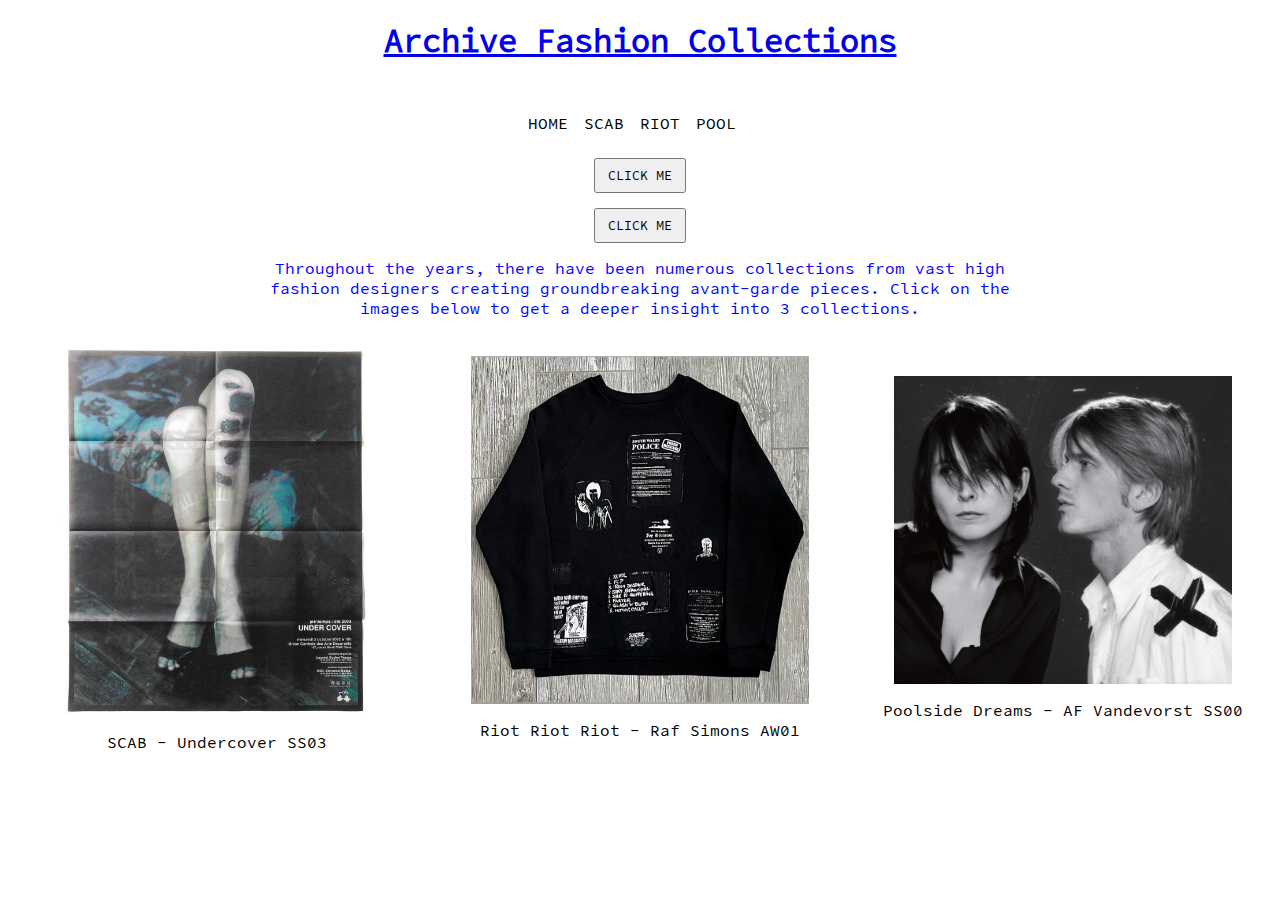
<file: index.html>
<!DOCTYPE html>
<html>
    <head>
        <meta charset="utf-8">
        <title>High Fashion Collections</title>
        <link rel="icon" type="image/x-icon" href="images/pill.svg">
        <link rel="stylesheet" href="styles.css">
        <meta name="viewport" content="width=device-width, initial-scale=1.0">
    </head>
    <body>
        <header>
                <h1>
                    <a href="index.html" class="text">Archive Fashion  Collections</a>
                </h1>
        </header>

        <nav>
            <a href="index.html">HOME</a>
            <a href="undercover.html">SCAB</a>
            <a href="raf.html">RIOT</a>
            <a href="af.html">POOL</a>
        </nav>

        <button id="button">CLICK ME</button>

        <button id="button2">CLICK ME</button>

        <main>
            <p id="intro">Throughout the years, there have been numerous collections from vast high fashion designers creating groundbreaking avant-garde pieces. Click on the images below to get a deeper insight into 3 collections.</p>
        <div id="wrapper">
            <div id="first">
                <figure class="a1">
                    <a href="undercover.html" class="image">
                        <img
                        width="350" 
                        height="450"
                        src="images/under.jpeg" 
                        srcset="images/under-540.jpeg 540w, images/under.jpeg 1074w"
                        sizes="(max-width: 450px) 450px, 900px"
                        alt="magazine" 
                         >
                    </a>
                </figure>
                <article class="a2">
                    <p>SCAB - Undercover SS03</p>
                </article>
            </div>
            <div id="second">
                <figure class="a1">
                    <a href="raf.html" class="image">
                        <img src="images/riot.jpg" alt="Riot Riot Riot Black Crewneck" 
                        srcset="images/riot-540.jpg 540w, images/riot.jpg 1170w"
                        sizes="(max-width: 450px) 450px, 900px"
                        width="350" height="360">
                    </a>
                </figure>
                <article class="a2">
                    <p>Riot Riot Riot - Raf Simons AW01</p>
                </article>
            </div>
            <div id="third">
                <figure class="a1">
                    <a href="af.html" class="image">
                        <img src="images/af.jpeg" alt="Af Vandevorst" 
                        srcset="images/af-800.jpeg 800w, images/af.jpeg 1600w"
                        sizes="(max-width: 450px) 450px, 900px"
                        width="350" height="331">
                    </a>
                </figure>
                <article class="a2">
                    <p>Poolside Dreams - AF Vandevorst SS00</p>
                </article>
            </div>
        </div>             
        </main>
        <script src="date.js"></script>
    </body>
</html>
</file>
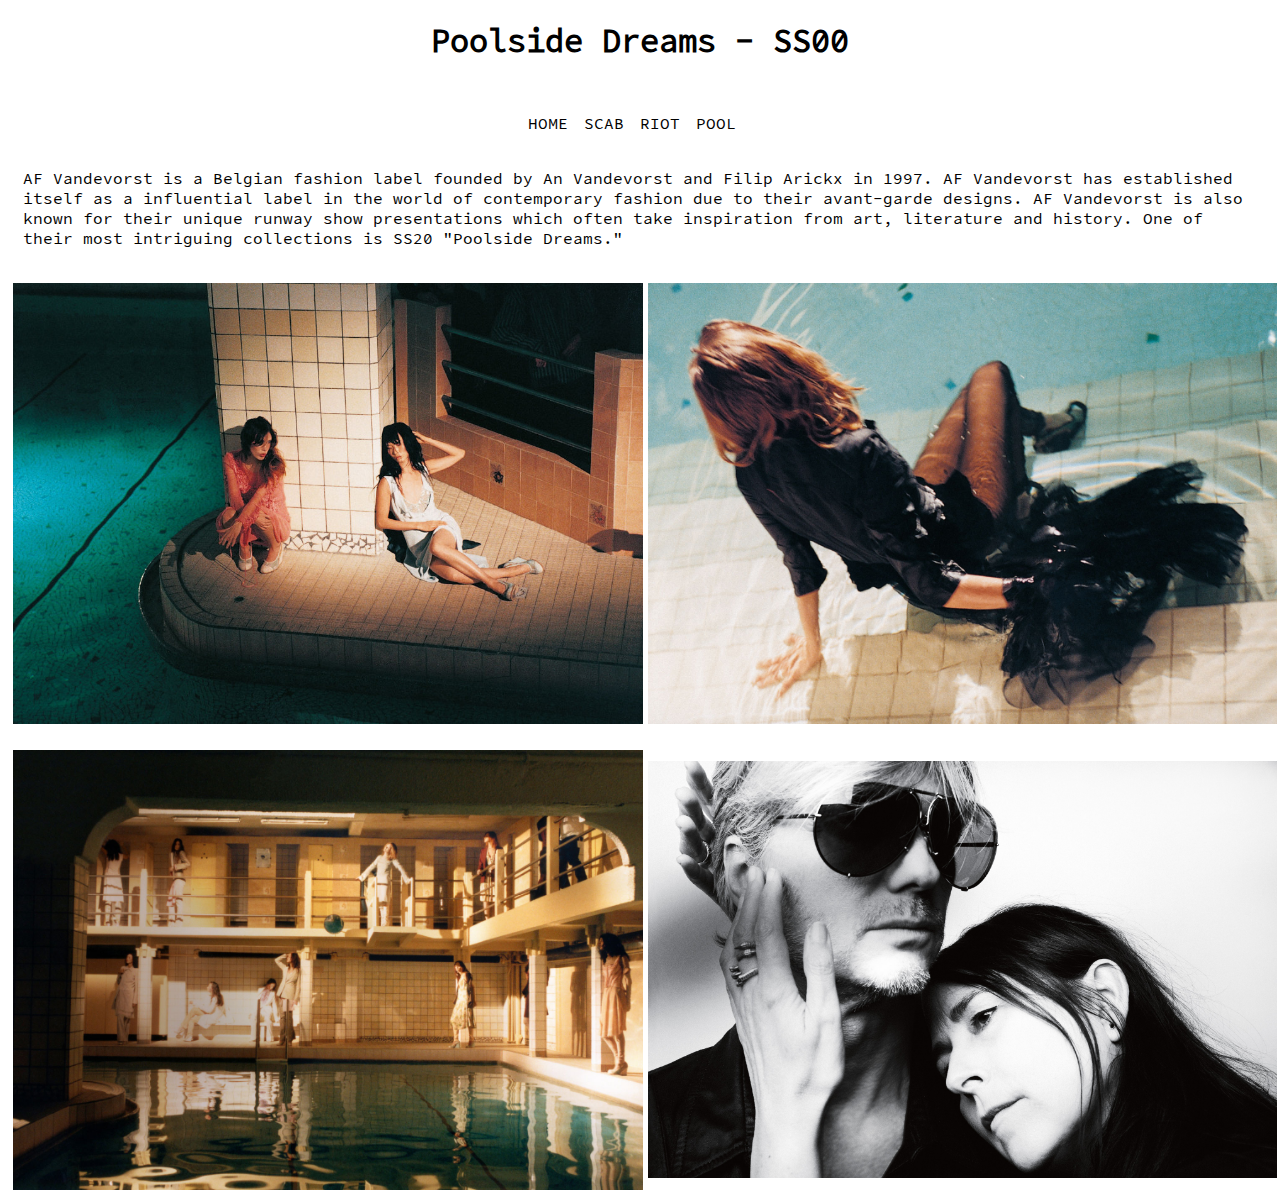
<file: af.html>
<!DOCTYPE html>
<html>
    <head>
        <meta charset="utf-8">
        <title>Poolside Dreams</title>
        <link rel="stylesheet" href="styles.css">
        <link rel="icon" type="image/x-icon" href="images/pill.svg">
        <meta name="viewport" content="width=device-width, initial-scale=1.0">
    </head>
    <body>
        <header>
            <div id="title">
                <h1>
                    Poolside Dreams - SS00
                </h1>
            </div>
        </header>
        <nav>
            <a href="index.html">HOME</a>
            <a href="undercover.html">SCAB</a>
            <a href="raf.html">RIOT</a>
            <a href="af.html">POOL</a>
        </nav>
        <main>
            <article>
                    <p class="af">
                    AF Vandevorst is a Belgian fashion label founded by An Vandevorst and Filip Arickx in 1997. AF Vandevorst has established itself as a influential label in the world of contemporary fashion due to their avant-garde designs. AF Vandevorst is also known for their unique runway show presentations which often take inspiration from art, literature and history. One of their most intriguing collections is SS20 "Poolside Dreams."
                    </p>
            </article>

            <div class="af-container">
                <div class="af-item">
                    <img src="images/pool.jpeg" 
                    srcset="images/pool-500.jpeg 500w, images/pool.jpeg 1000w"
                    sizes="(max-width: 450px) 450px, 900px"
                    
                    alt="AF vandevorst show presentation" width="700" height="500">
                </div>
                <div class="af-item">
                    <img src="images/pool2.jpeg"
                    srcset="images/pool2-600.jpeg 600w, images/pool2.jpeg 1500w"
                        sizes="(max-width: 450px) 450px, 900px"
                    alt="AF vandevorst show presentation" width="700" height="500">
                </div>
                <div class="af-item">
                    <img src="images/pool3.jpeg" 
                    srcset="images/pool3-600.jpeg 600w, images/pool3.jpeg 1500w"
                    sizes="(max-width: 450px) 450px, 900px"
                    
                    alt="AF vandevorst show presentation" width="700" height="500">
                </div>
                <div class="af-item">
                    <img src="images/pool4.jpeg" 
                    srcset="images/pool4-750.jpeg 750w, images/pool4.jpeg 2000w"
                    
                    alt="AF vandevorst show presentation" width="700" height="500">
                </div>
            </div>
        </main>
        

        
    </body>
</html>
</file>
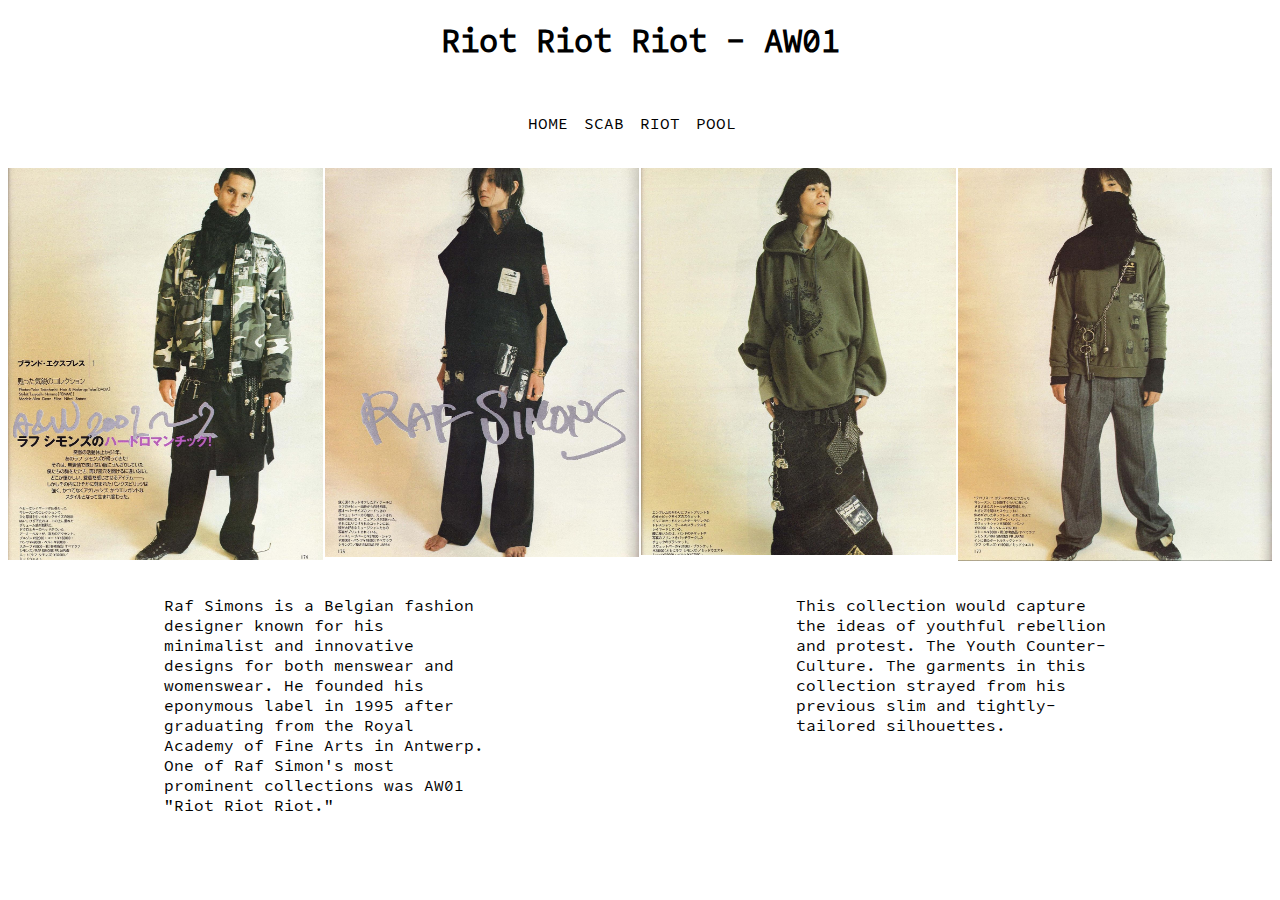
<file: raf.html>
<!DOCTYPE html>
<html>
    <head>
        <meta charset="utf-8">
        <title>Riot Riot Riot</title>
        <link rel="stylesheet" href="styles.css">
        <link rel="icon" type="image/x-icon" href="images/pill.svg">
        <meta name="viewport" content="width=device-width, initial-scale=1.0">
    </head>
    <body>
        <header>
            <div>
                <h1>
                        Riot Riot Riot - AW01
                </h1>
            </div>
        </header>
        <nav>
            <a href="index.html">HOME</a>
            <a href="undercover.html">SCAB</a>
            <a href="raf.html">RIOT</a>
            <a href="af.html">POOL</a>
        </nav>
        <main>
            <div class="container-wrapper">
                <div class="grid-container">
                    <div class="grid-item"><img 
                        src="images/riot1.jpg" alt="raf editorial look"
                        srcset="images/riot1-600.jpg 600w, images/riot1.jpg 1170w"
                        sizes="(max-width: 450px) 450px, 900px"
                        width="350" height="450"></div>
                    <div class="grid-item"><img 
                        src="images/riot2.jpg" 
                        srcset="images/riot2-600.jpg 600w, images/riot2.jpg 1170w"
                        sizes="(max-width: 450px) 450px, 900px"
                        
                        alt="raf editorial look" width="350" height="450"></div>
                    <div class="grid-item"><img 
                        src="images/riot3.jpg" 
                        srcset="images/riot3-600.jpg 600w, images/riot3.jpg 1170w"
                        sizes="(max-width: 450px) 450px, 900px"
                        alt="raf editorial look" width="350" height="450"></div>
                    <div class="grid-item"><img 
                        src="images/riot4.jpg" 
                        srcset="images/riot4-600.jpg 600w, images/riot4.jpg 1170w"
                        sizes="(max-width: 450px) 450px, 900px"
                        alt="raf editorial look" width="350" height="450"
                        
                        ></div>  
                </div>
            </div>
            <article id="flex">
                    <p class="texts">
                        Raf Simons is a Belgian fashion designer known for his minimalist and innovative designs for both menswear and womenswear. He founded his eponymous label in 1995 after graduating from the Royal Academy of Fine Arts in Antwerp. One of Raf Simon's most prominent collections was AW01 "Riot Riot Riot."
                    </p>
                    <p class="texts">This collection would capture the ideas of youthful rebellion and protest. The Youth Counter-Culture. The garments in this collection strayed from his previous slim and tightly-tailored silhouettes.</p>
            </article>
        </main>
    </body>
</html>
</file>
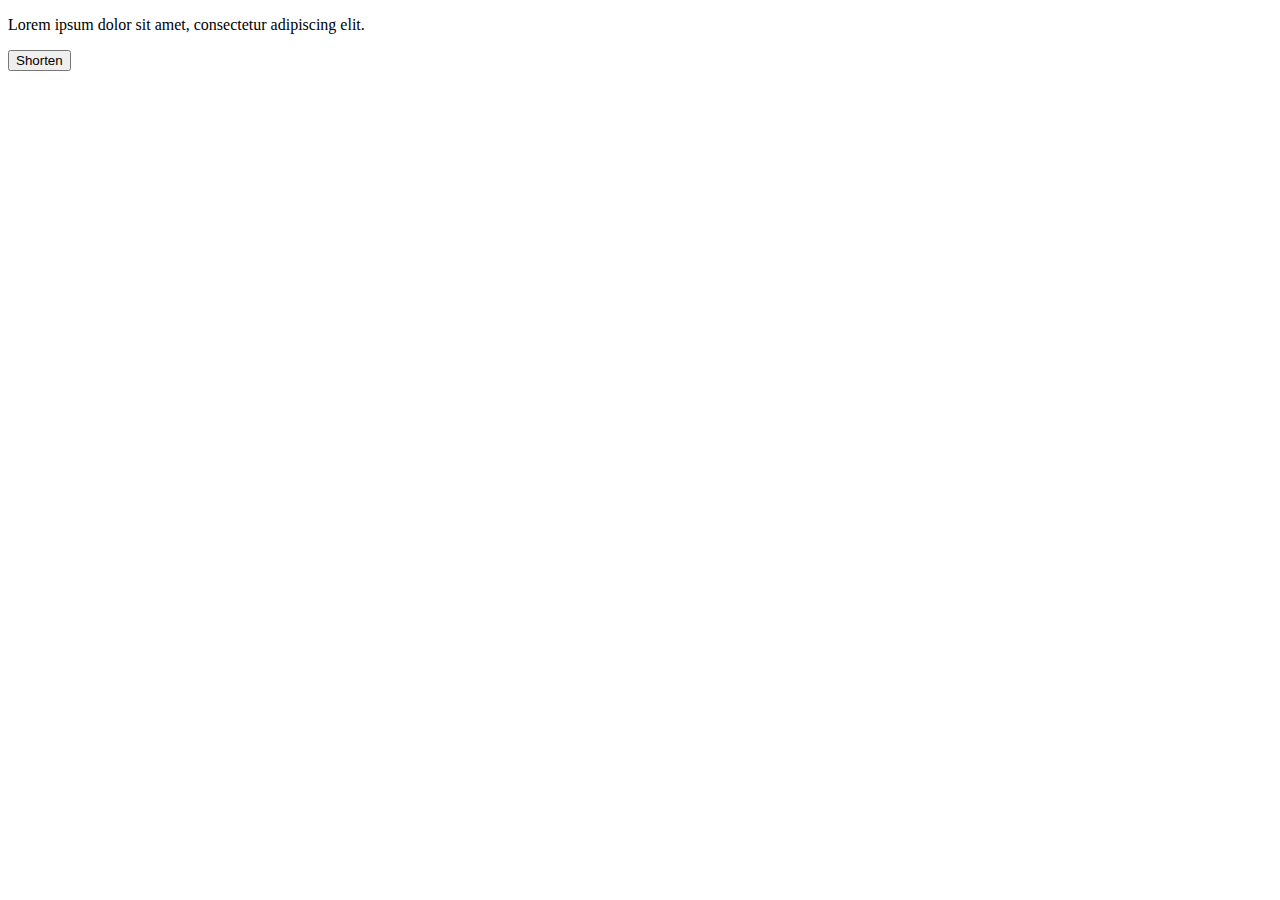
<file: test.html>
<!DOCTYPE html>
<html lang="en">
<head>
<meta charset="UTF-8">
<meta name="viewport" content="width=device-width, initial-scale=1.0">
<title>Shorten Text to First Letter</title>
</head>
<body>
<p id="originalText">Lorem ipsum dolor sit amet, consectetur adipiscing elit.</p>
<button onclick="shortenText()">Shorten</button>

<script>
function shortenText() {
    let originalText = document.getElementById("originalText").textContent;
    let firstLetter = originalText.charAt(0);
    document.getElementById("originalText").textContent = firstLetter;
}
</script>
</body>
</html>
</file>
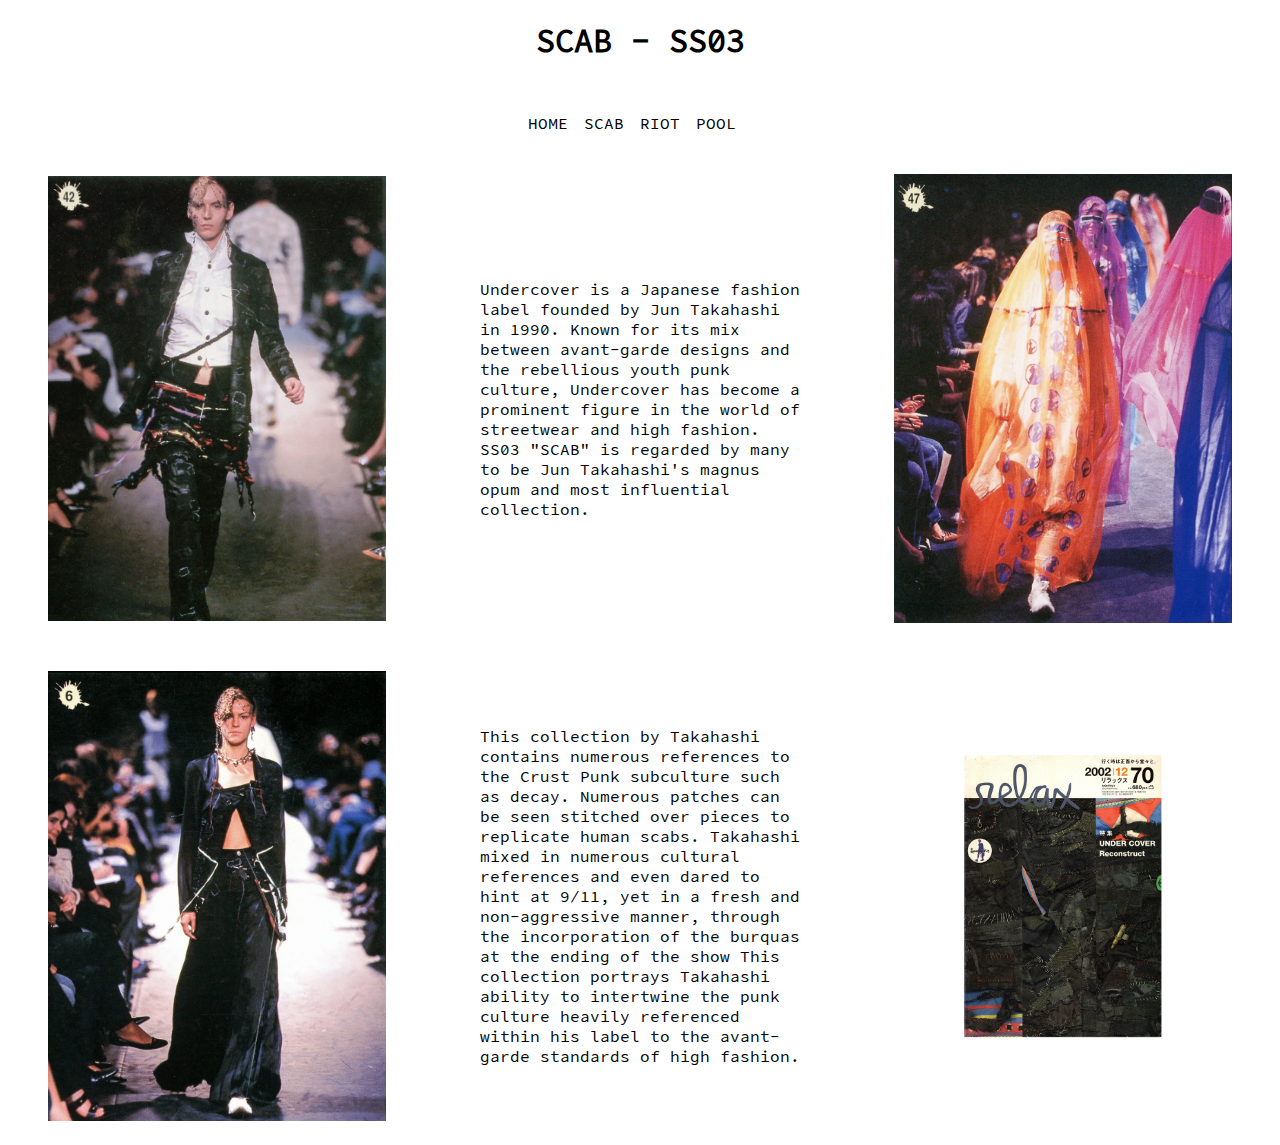
<file: undercover.html>
<!DOCTYPE html>
<html>
    <head>
        <meta charset="utf-8">
        <title>SCAB</title>
        <link rel="stylesheet" href="styles.css">
        <link rel="icon" type="image/x-icon" href="images/pill.svg">
        <meta name="viewport" content="width=device-width, initial-scale=1.0">
    </head>
    <body>
        <header>
            <div>
                <h1>
                    SCAB - SS03
                </h1>
            </div>
        </header>
        <nav>
            <a href="index.html">HOME</a>
            <a href="undercover.html">SCAB</a>
            <a href="raf.html">RIOT</a>
            <a href="af.html">POOL</a>
        </nav>
        <main id="wrapper-2">
                <figure id="im1">
                    <img src="images/scab1.png" alt="runway look 1" 
                    srcset="images/scab1-800.png 800w, images/scab1.png 1556w"
                        sizes="(max-width: 450px) 450px, 900px"
                    width="375" height="540">
                </figure>
                <figure id="im2">
                    <img src="images/scab2.png" alt="runway look 2" 
                    srcset="images/scab2-450.png 450w, images/scab2.png 890w"
                    sizes="(max-width: 450px) 450px, 900px"
                    width="375" height="540">
                </figure>
                <article>
                    <p class="under-text">
                        Undercover is a Japanese fashion label founded by Jun Takahashi in 1990. Known for its mix between avant-garde designs and the rebellious youth punk culture, Undercover has become a prominent figure in the world of streetwear and high fashion.
                        
                        SS03 "SCAB" is regarded by many to be Jun Takahashi's magnus opum and most influential collection.
                    </p>
                </article>
                
                <article>
                    <p class="under-text">This collection by Takahashi contains numerous references to the Crust Punk subculture such as decay. Numerous patches can be seen stitched over pieces to replicate human scabs. Takahashi mixed in numerous cultural references and even dared to hint at 9/11, yet in a fresh and non-aggressive manner, through the incorporation of the burquas at the ending of the show This collection portrays Takahashi ability to intertwine the punk culture heavily referenced within his label to the avant-garde standards of high fashion.</p>
                </article>
            <figure id="im3">
                <img src="images/scab3.png" alt="runway look 3" 
                srcset="images/scab3-450.png 450w, images/scab3.png 886w"
                        sizes="(max-width: 450px) 450px, 900px"
                width="375" height="540">
            </figure>
            <figure id="im4">
                <img src="images/under.png" alt="runway look magazine" 
                srcset="images/under-540.png 540w, images/under.png 980w"
                        sizes="(max-width: 450px) 450px, 900px"
                width="430" height="480">
        </main>
        
    </body>
</html>
</file>
<file: styles.css>
@font-face {
    font-family: 'Office Pro';
    src: url('fonts/OfficeCodePro-Regular.woff2'), url('fonts/OfficeCodePro-Regular.woff');
}

#button {
  padding: 7px 12px;
  font-size: 13px;
  text-align: center;
  font-family: 'Office Pro', monospace;
  /* border-radius: 15px; */
  display:block;
  margin: 0 auto;
  margin-bottom: 15px;
}

#button2 {
    padding: 7px 12px;
    font-size: 13px;
    text-align: center;
    font-family: 'Office Pro', monospace;
    /* border-radius: 15px; */
    display:block;
    margin: 0 auto;
    margin-bottom: 15px;
  }

header, #intro {
    text-align: center;
    padding-bottom: 10px;
}

#intro {
    max-width: 20em;
    margin: 0 auto;
    color:black;
}

body {
    font-family: 'Office Pro', monospace;
}

#wrapper{
    align-items: center;
}

#first {grid-area: a;}
#second {grid-area: b;}
#third {grid-area: c;}

.a1, .a2{
    text-align: center;
}


a.image:hover{
    opacity:0.5;
}
a.image:active{
    opacity:1;
}

a.text:hover, nav > a:hover{
    background-color: rgb(104, 255, 74);
}
a.text:active, nav > a.visited{
    background-color: rgb(255, 24, 24);
}
a.text:visited, nav > a{
    color: black;
    text-decoration: none;
    text-transform: none;
}

img {
    max-width: 100%;
    height: auto;
    display: block;
    margin: 0 auto; 
}

#wrapper {
    display: flex;
    flex-direction: column;
}

#im1 {grid-area: a;}
#im2 {grid-area: b;}
#im3 {grid-area: c;}
#im4 {grid-area: d;}

#wrapper-2 {
    display:flex;
    flex-direction: column;
}

#wrapper-2 > article {
    padding-top: 10px;
    padding-bottom: 10px;
}

.under-text, .texts {
    max-width:20em;
    margin: 0 auto;
}

.texts{
    padding-top:30px;
    padding-bottom:30px;
}

/* raf simons */

.grid-container-wrapper{
    display:flex;
    flex-direction: column;
}
.grid-item>img {
    padding-top: 10px;
}
#flex {
    display:flex;
    flex-direction: column;
}
#flex > p {
    padding-bottom: 10px;
}
  

  
/* af */

.af{
    max-width:27em;
    margin: 0 auto;
    /* padding-top:10px;
    padding-bottom:30px; */
    padding:15px;
}

.af-item > img {
    padding:5px;
}


/* Navigation Bar */
nav{
    display:flex;
    justify-content: center;
    padding-bottom: 25px;
    padding-top: 20px;
}

nav > a{
    margin-right: 1em;
    color:black;
}

@media (min-width: 45em) {
    #wrapper {
        display: grid;
        align-items: center;
        grid-template-columns: repeat(3, 1fr);
        column-gap: 5px;
        row-gap: 1em;
        grid-template-areas: 
            'a b c'
    ;
    }

    #intro {
        max-width: 50em;
        margin: 0 auto;
    }

    #wrapper-2 {
        display: grid;
        align-items: center;
        max-width: 100%;
        grid-template-columns: repeat(3, 1fr);
        grid-auto-rows: minmax(100px, auto);
        column-gap: 5px;
        row-gap: 1em;
        grid-template-areas: 
            'a . c'
            'b . d'
    ;
    }

    .grid-container-wrapper {
        width: 50%;
        float: left;
      }
      
    .grid-container {
        display: inline-grid;
        grid-template-columns: repeat(4, 1fr);
        grid-gap: 2px;
        width: 100%; 
    }

    .grid-item {
    padding: 0;
    width: 100%; 
    }
    #flex {
        display:flex;
        flex-direction: row;
    }

    .af{
        max-width:80em;
        margin: 0 auto;
        padding-top:10px;
        padding-bottom:30px;
    }
    
    .af-container {
        display: grid;
        align-items: center;
        max-width: 100%;
        grid-template-columns: repeat(2, 1fr);
        grid-auto-rows: minmax(100px, auto);
        column-gap: 5px;
        row-gap: 1em;
    
    }
}

@media only screen and (prefers-color-scheme: dark) {
    body {
      background-color: black;
      color: white; /* text color */
    }

    #intro {
        color:white;
    }
  
    a, a:link, a:visited {
      color: white;
    }

    a.text:visited, nav > a{
        color: white;
        text-decoration: none;
        text-transform: none;
    }
  }
</file>
